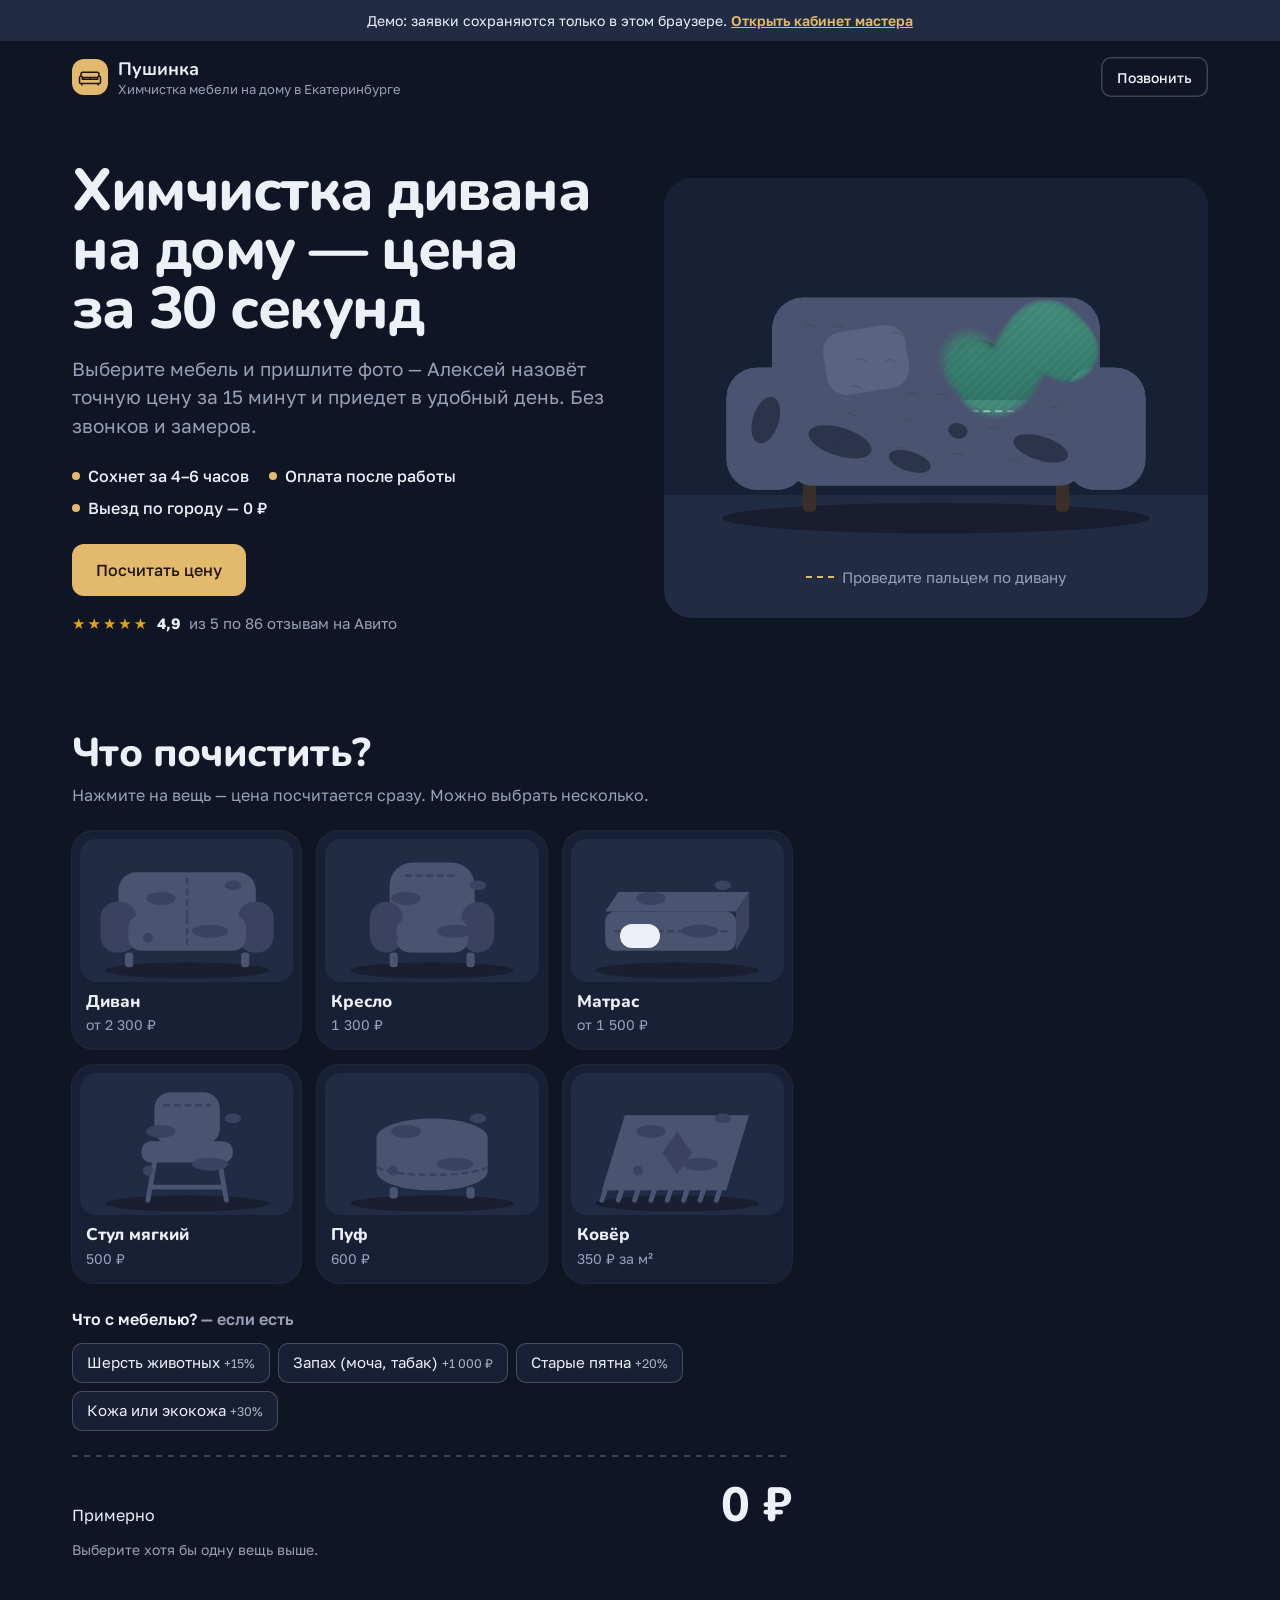
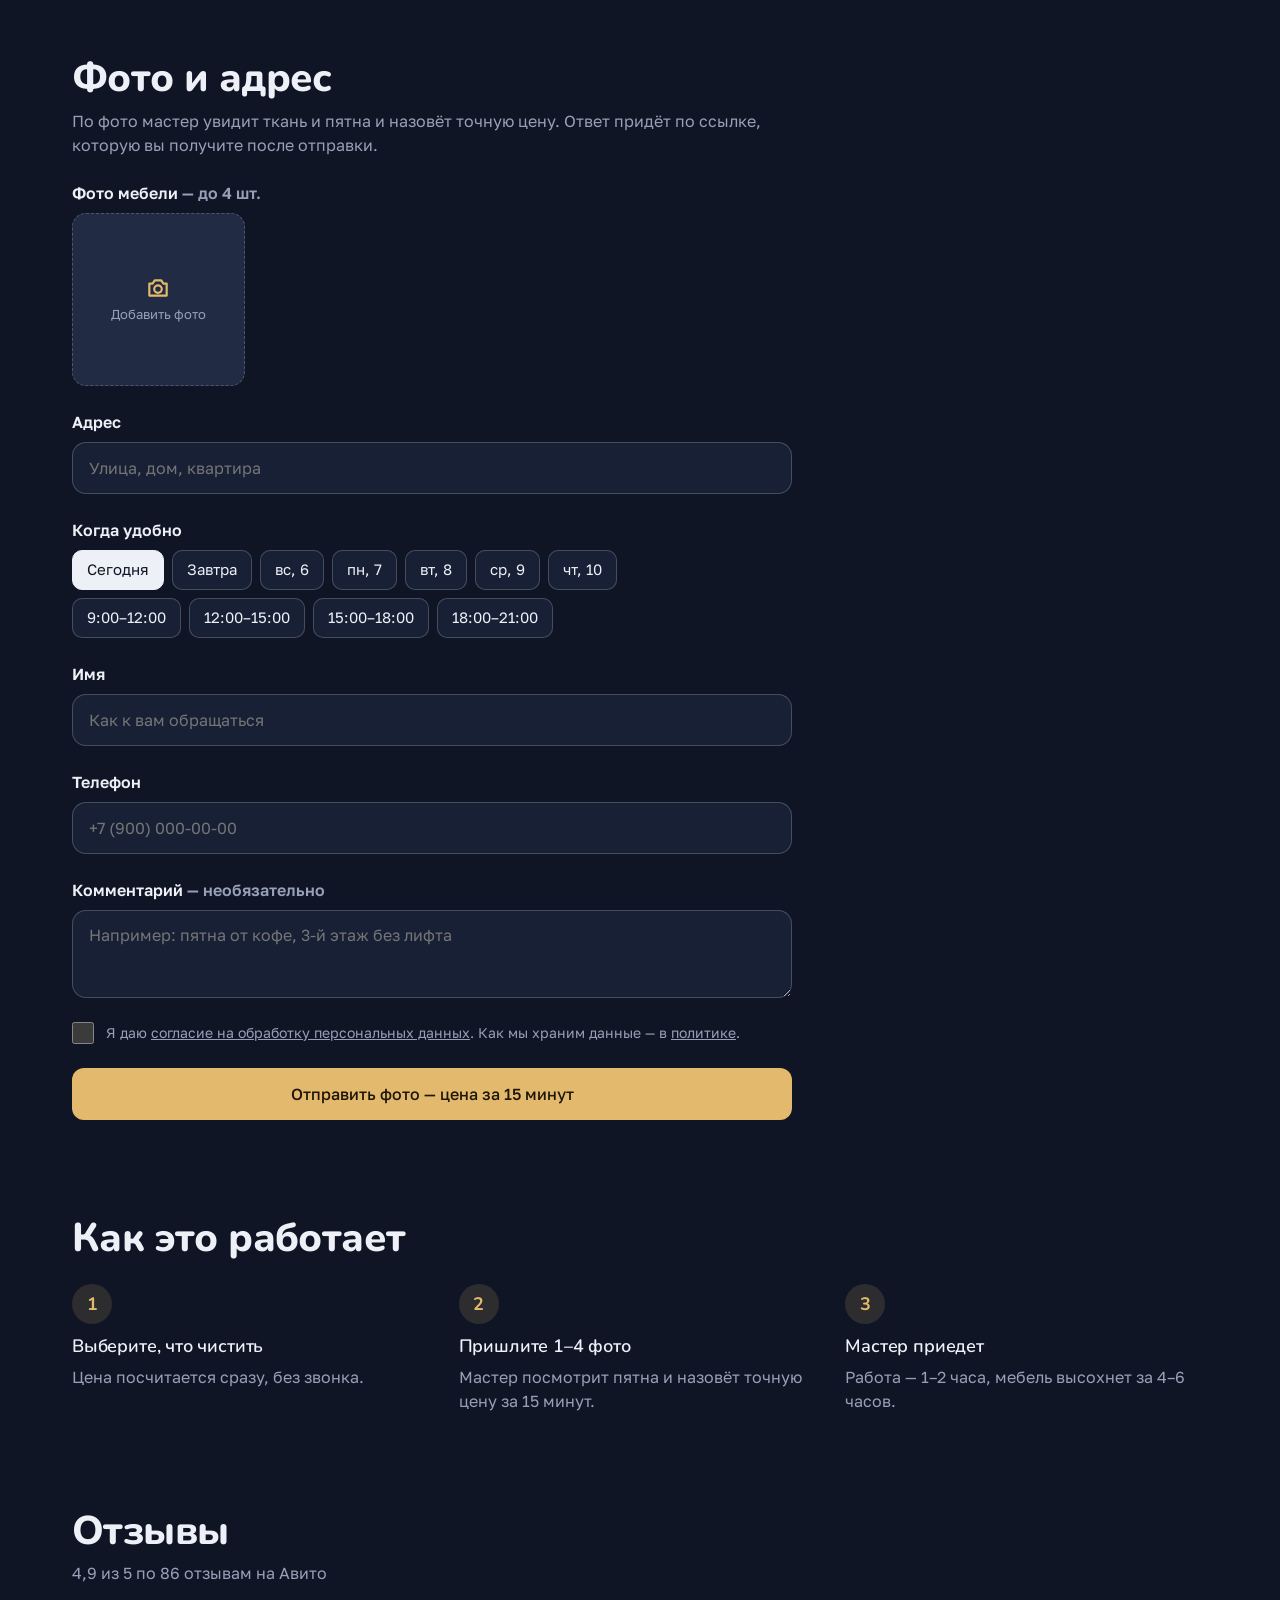
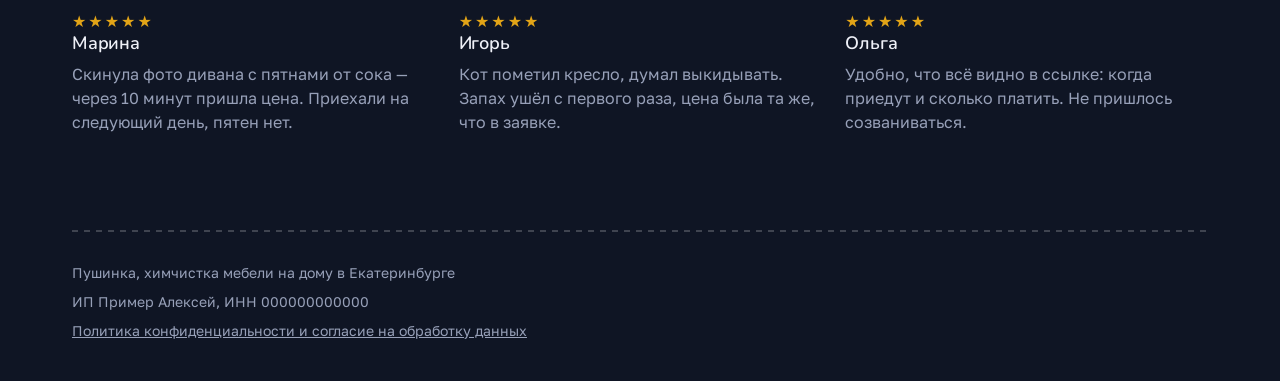
<file: index.html>
<!doctype html>
<html lang="ru">
<head>
  <meta charset="utf-8">
  <meta name="viewport" content="width=device-width, initial-scale=1, viewport-fit=cover">
  <title>Химчистка мебели на дому — цена за 30 секунд</title>
  <meta name="description" content="Выберите мебель, пришлите фото — мастер назовёт точную цену за 15 минут и приедет в удобный день.">
  <meta name="theme-color" content="#0F1524">
  <link rel="manifest" href="manifest.webmanifest">
  <link rel="icon" href="icon.svg" type="image/svg+xml">
  <link rel="apple-touch-icon" href="icons/client-apple-180.png">
  <meta name="apple-mobile-web-app-capable" content="yes">
  <meta name="mobile-web-app-capable" content="yes">
  <meta name="apple-mobile-web-app-title" content="Пушинка">
  <meta name="apple-mobile-web-app-status-bar-style" content="black">
  <link rel="preconnect" href="https://fonts.googleapis.com">
  <link rel="preconnect" href="https://fonts.gstatic.com" crossorigin>
  <link rel="stylesheet" href="https://fonts.googleapis.com/css2?family=Golos+Text:wght@400;500;600&family=Nunito:wght@700;800&display=swap">
  <link rel="stylesheet" href="assets/app.css">
  <script src="config.js"></script>
  <script>document.title = HC_CONFIG.brand.name + ' — ' + HC_CONFIG.brand.descriptor;</script>
</head>
<body>
  <div id="app"></div>
  <noscript><p style="padding:24px">Включите JavaScript или позвоните мастеру.</p></noscript>
  <script src="assets/store.js"></script>
  <script src="assets/app.js"></script>
</body>
</html>
</file>
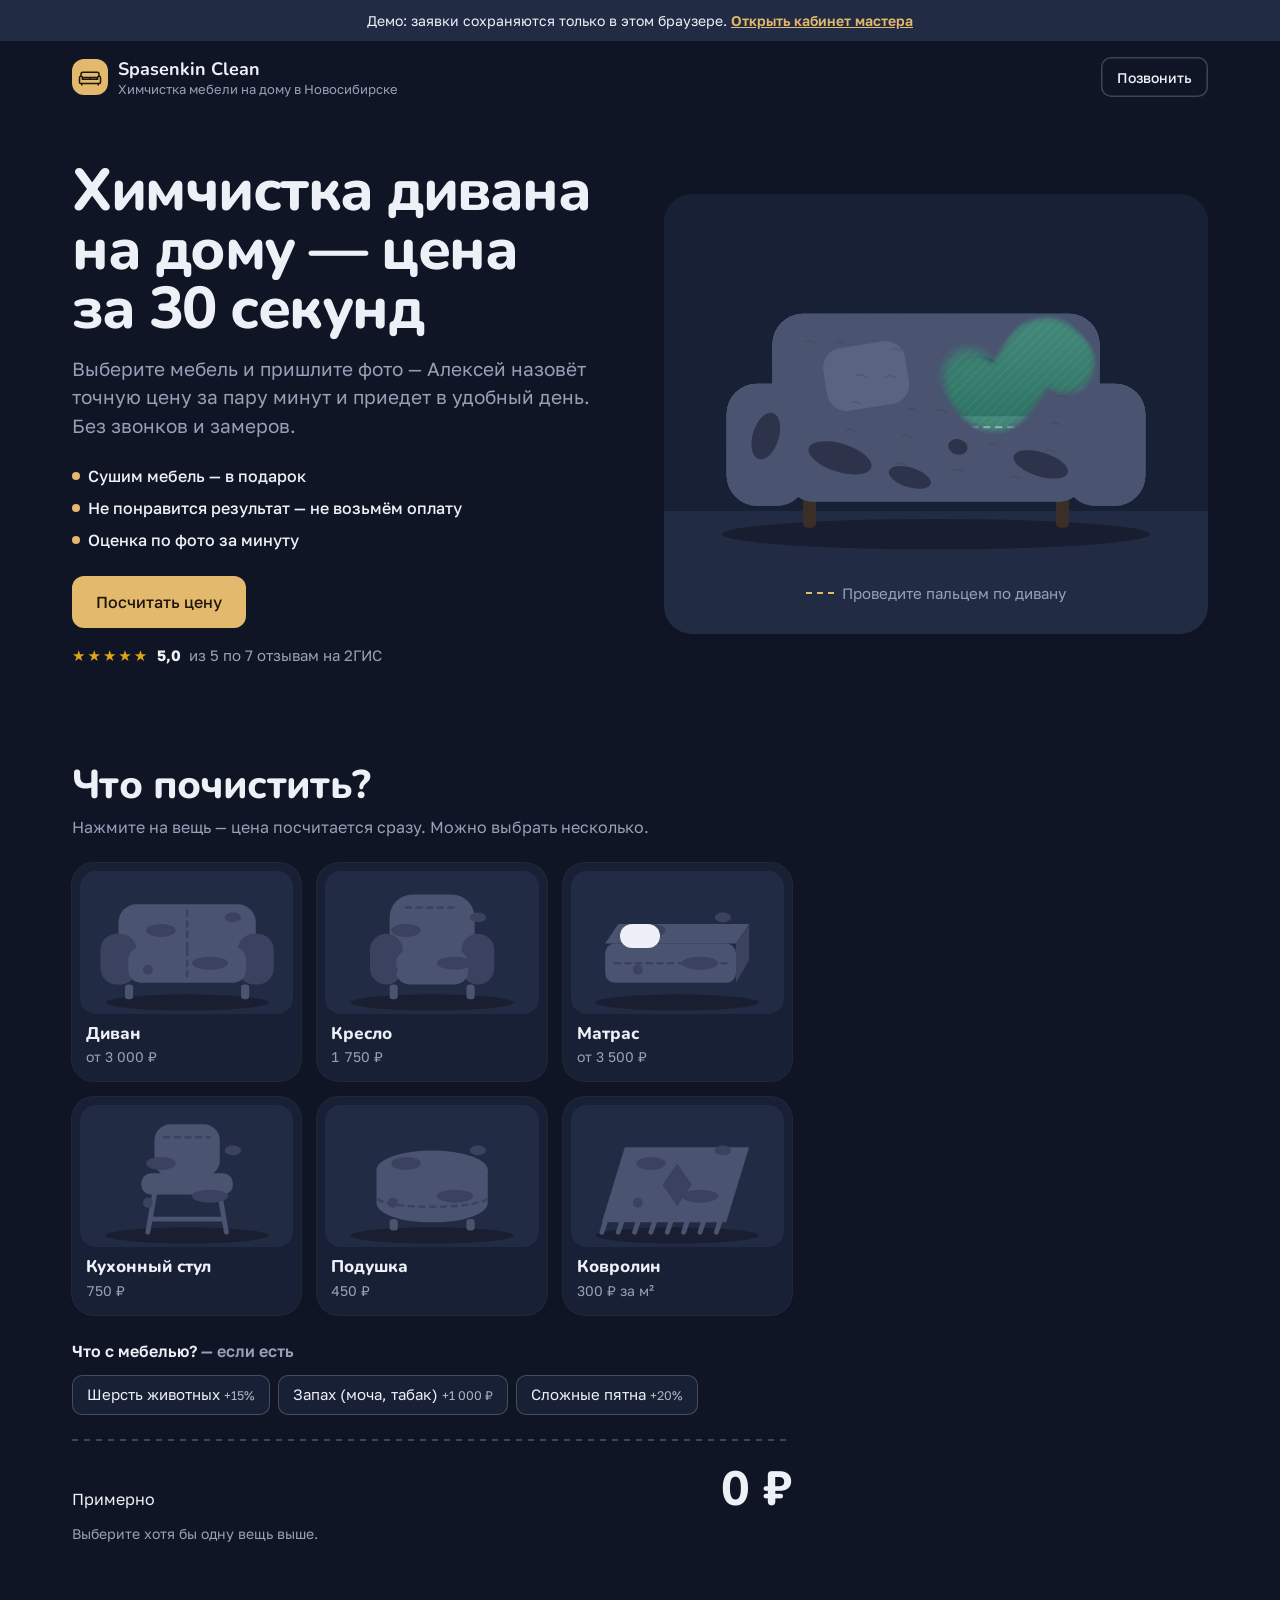
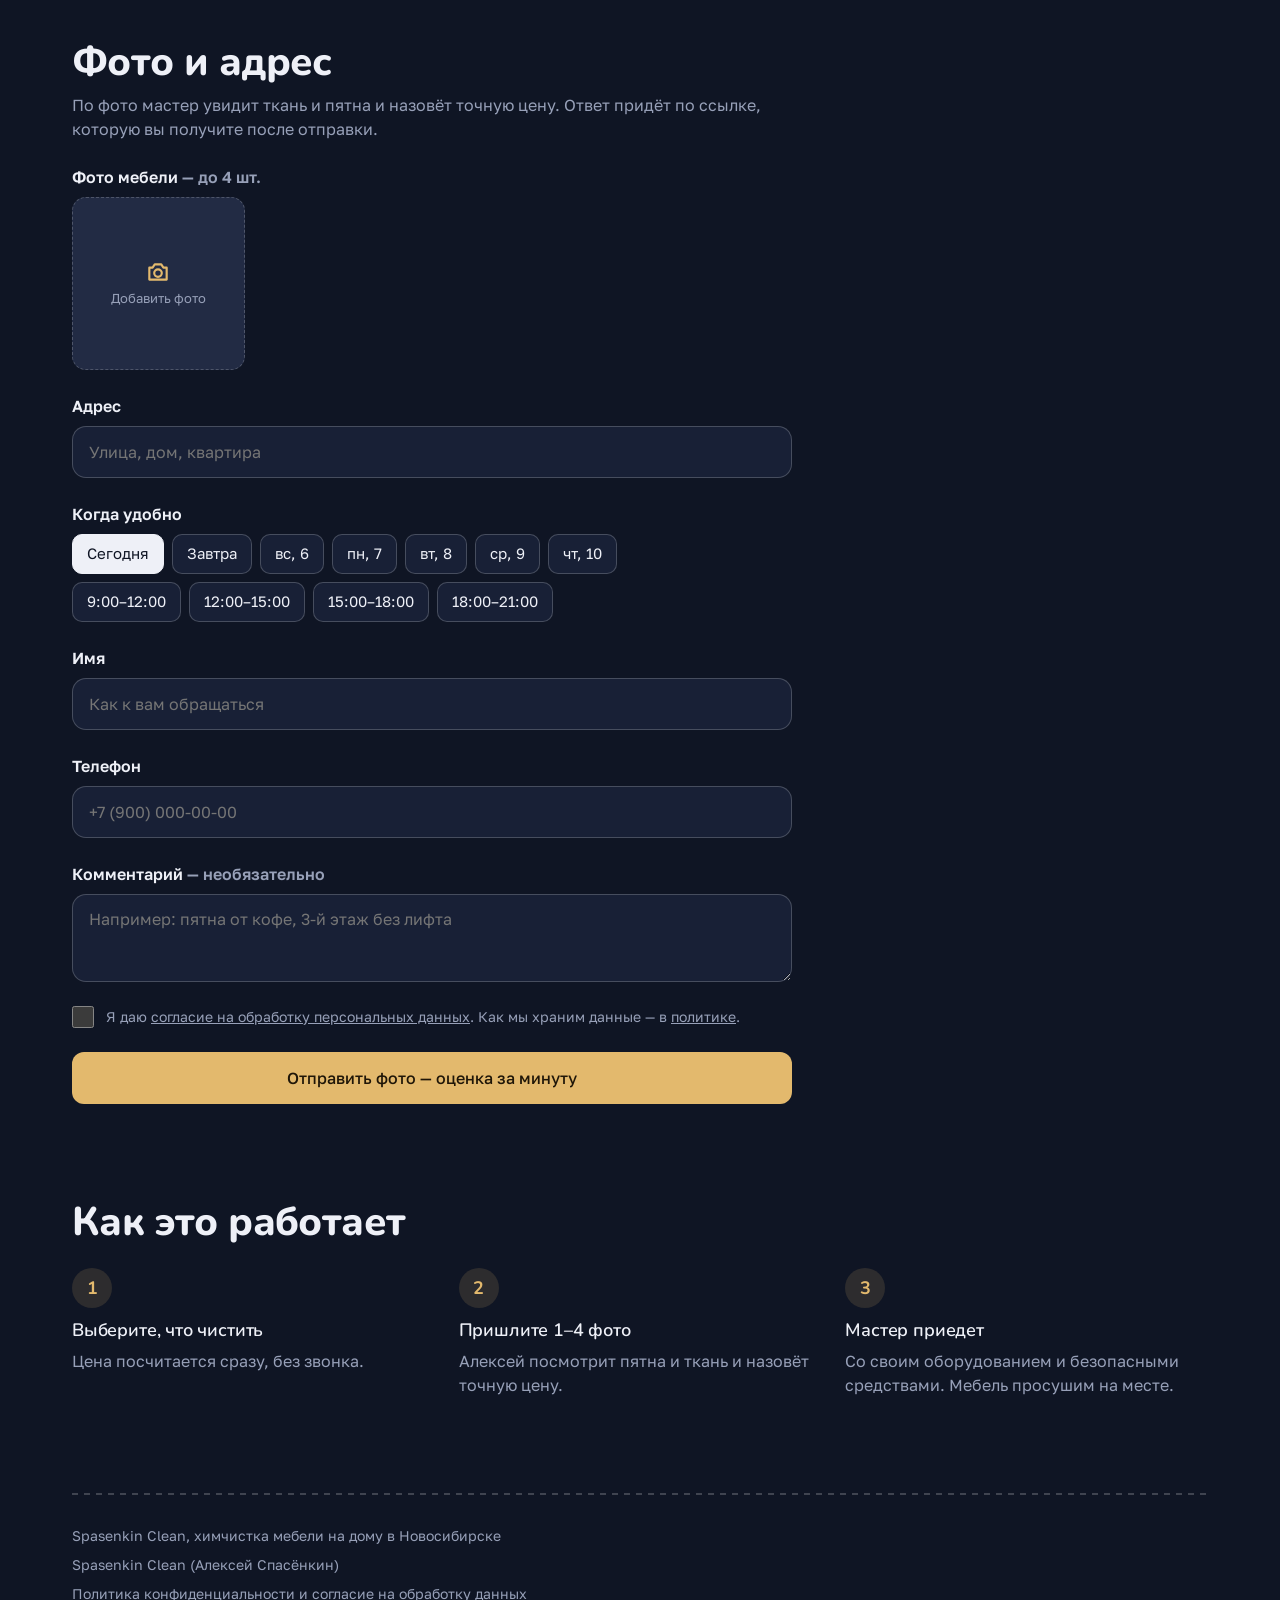
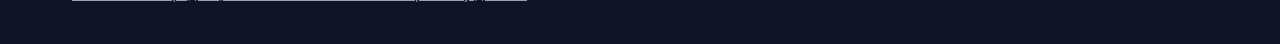
<file: spasenkin/index.html>
<!doctype html>
<html lang="ru">
<head>
  <meta charset="utf-8">
  <meta name="viewport" content="width=device-width, initial-scale=1, viewport-fit=cover">
  <title>Химчистка мебели на дому — цена за 30 секунд</title>
  <meta name="description" content="Выберите мебель и пришлите фото — Алексей назовёт точную цену и приедет в удобный день.">
  <meta name="theme-color" content="#0F1524">
  <link rel="manifest" href="manifest.webmanifest">
  <link rel="icon" href="icon.svg" type="image/svg+xml">
  <link rel="apple-touch-icon" href="icons/client-apple-180.png">
  <meta name="apple-mobile-web-app-capable" content="yes">
  <meta name="mobile-web-app-capable" content="yes">
  <meta name="apple-mobile-web-app-title" content="Spasenkin">
  <meta name="apple-mobile-web-app-status-bar-style" content="black">
  <link rel="preconnect" href="https://fonts.googleapis.com">
  <link rel="preconnect" href="https://fonts.gstatic.com" crossorigin>
  <link rel="stylesheet" href="https://fonts.googleapis.com/css2?family=Golos+Text:wght@400;500;600&family=Nunito:wght@700;800&display=swap">
  <link rel="stylesheet" href="assets/app.css">
  <script src="config.js"></script>
  <script>document.title = HC_CONFIG.brand.name + ' — ' + HC_CONFIG.brand.descriptor;</script>
</head>
<body>
  <div id="app"></div>
  <noscript><p style="padding:24px">Включите JavaScript или позвоните мастеру.</p></noscript>
  <script src="assets/store.js"></script>
  <script src="assets/app.js"></script>
</body>
</html>
</file>
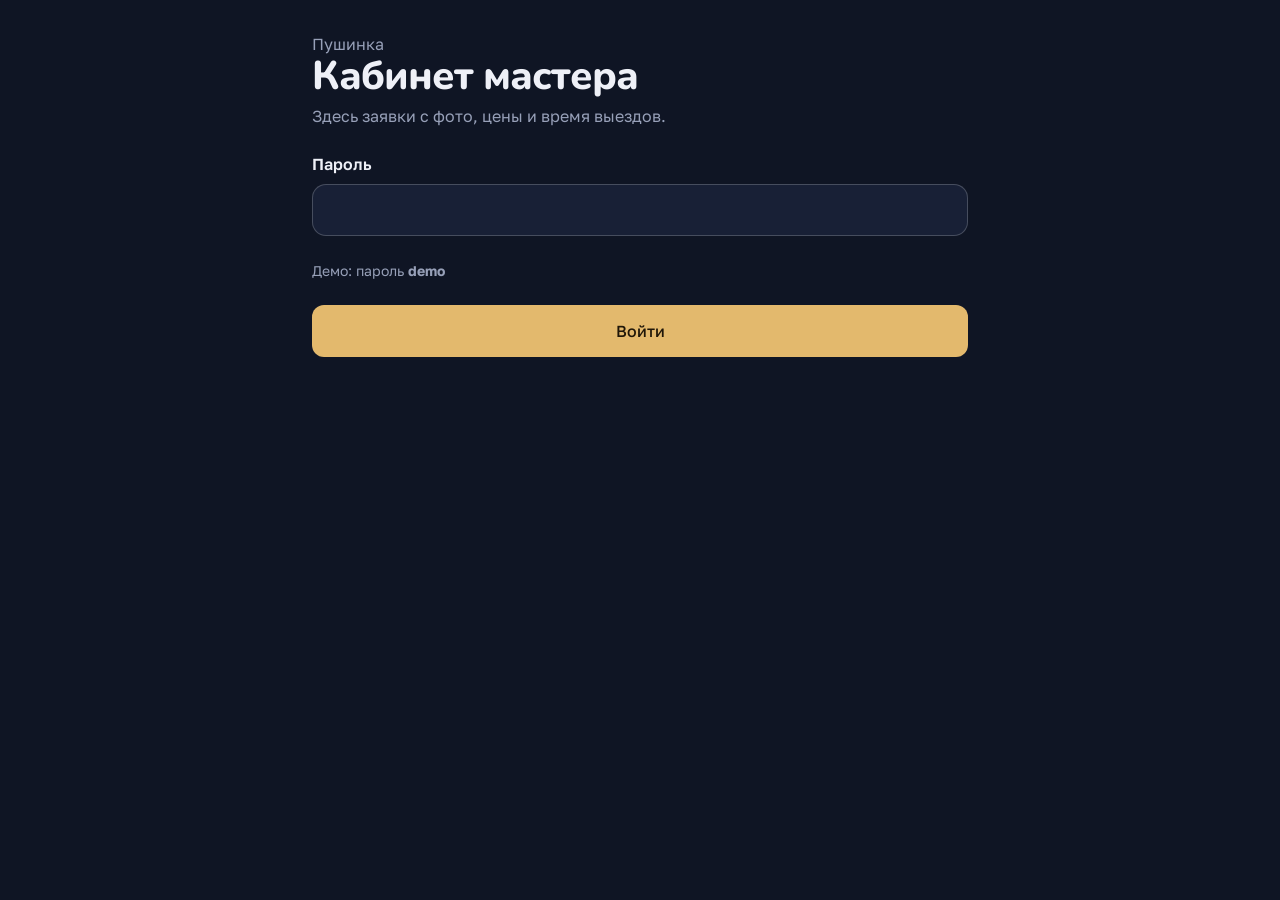
<file: admin.html>
<!doctype html>
<html lang="ru">
<head>
  <meta charset="utf-8">
  <meta name="viewport" content="width=device-width, initial-scale=1, viewport-fit=cover">
  <title>Кабинет мастера</title>
  <meta name="robots" content="noindex">
  <meta name="theme-color" content="#0F1524">
  <link rel="manifest" href="admin.webmanifest">
  <link rel="icon" href="icons/admin.svg" type="image/svg+xml">
  <link rel="apple-touch-icon" href="icons/admin-apple-180.png">
  <meta name="apple-mobile-web-app-capable" content="yes">
  <meta name="mobile-web-app-capable" content="yes">
  <meta name="apple-mobile-web-app-title" content="Кабинет">
  <meta name="apple-mobile-web-app-status-bar-style" content="black">
  <link rel="preconnect" href="https://fonts.googleapis.com">
  <link rel="preconnect" href="https://fonts.gstatic.com" crossorigin>
  <link rel="stylesheet" href="https://fonts.googleapis.com/css2?family=Golos+Text:wght@400;500;600&family=Nunito:wght@700;800&display=swap">
  <link rel="stylesheet" href="assets/app.css">
  <script src="config.js"></script>
  <script>document.title = 'Кабинет — ' + HC_CONFIG.brand.name;</script>
</head>
<body>
  <div id="app"></div>
  <script src="assets/store.js"></script>
  <script src="assets/admin.js"></script>
</body>
</html>
</file>
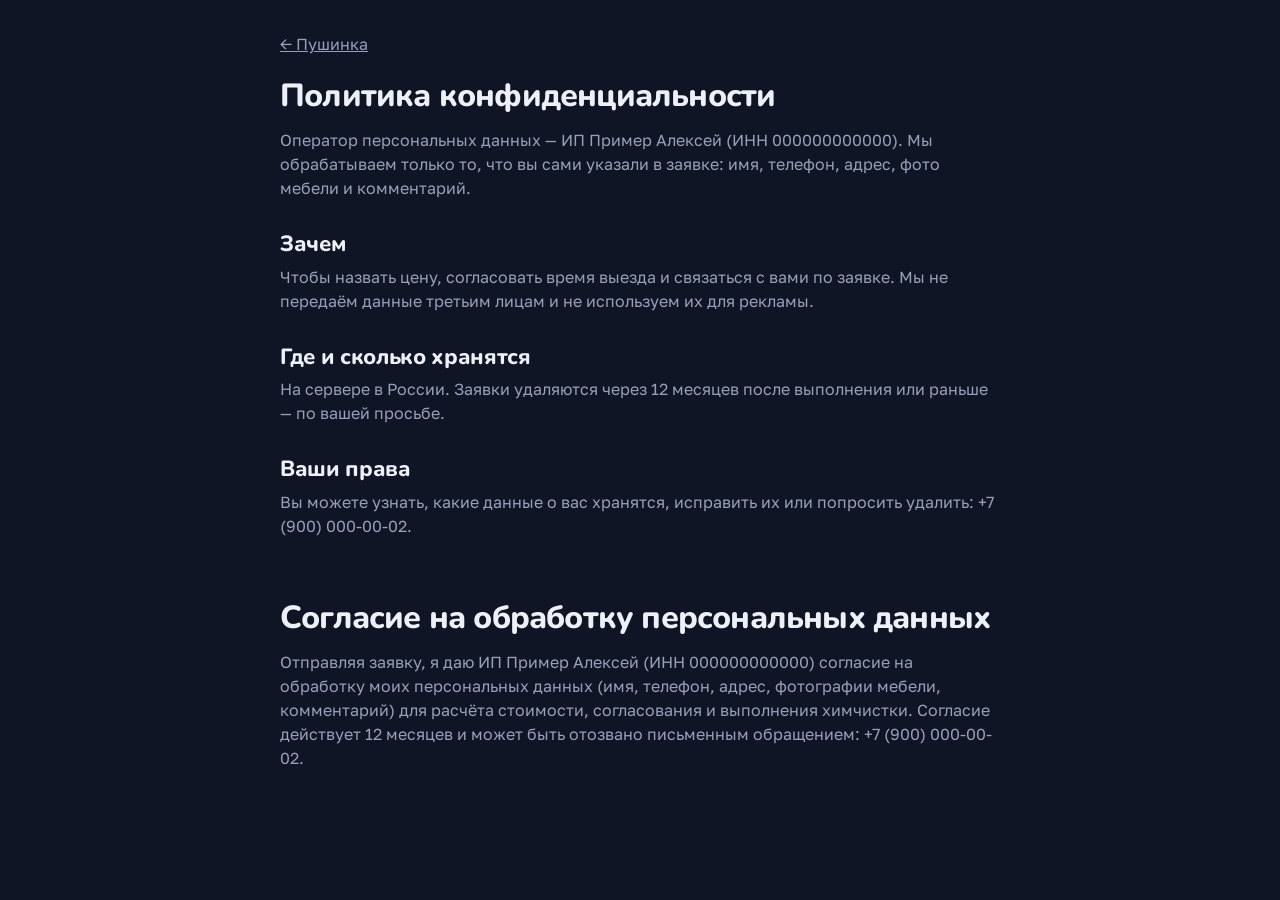
<file: legal.html>
<!doctype html>
<html lang="ru">
<head>
  <meta charset="utf-8">
  <meta name="viewport" content="width=device-width, initial-scale=1">
  <title>Политика и согласие на обработку данных</title>
  <meta name="robots" content="noindex">
  <link rel="stylesheet" href="https://fonts.googleapis.com/css2?family=Golos+Text:wght@400;500;600&family=Nunito:wght@700;800&display=swap">
  <link rel="stylesheet" href="assets/app.css">
  <script src="config.js"></script>
</head>
<body>
  <div class="wrap narrow doc" id="doc"></div>
  <script>
    /* Типовой шаблон — мастеру стоит показать его юристу. */
    (function () {
      var C = HC_CONFIG, l = C.legal || {};
      function esc(s) { return String(s == null ? '' : s).replace(/[&<>"']/g, function (c) { return { '&': '&amp;', '<': '&lt;', '>': '&gt;', '"': '&quot;', "'": '&#39;' }[c]; }); }
      var who = esc(l.owner) + (l.inn ? ' (ИНН ' + esc(l.inn) + ')' : '');
      var contact = esc(l.email || C.brand.phone);
      document.title = 'Политика и согласие — ' + C.brand.name;
      document.getElementById('doc').innerHTML =
        '<p><a href="index.html">← ' + esc(C.brand.name) + '</a></p>' +
        '<h1 style="font-size:32px;margin-top:24px">Политика конфиденциальности</h1>' +
        '<p style="margin-top:16px">Оператор персональных данных — ' + who + '. Мы обрабатываем только то, что вы сами указали в заявке: имя, телефон, адрес, фото мебели и комментарий.</p>' +
        '<h2>Зачем</h2><p>Чтобы назвать цену, согласовать время выезда и связаться с вами по заявке. Мы не передаём данные третьим лицам и не используем их для рекламы.</p>' +
        '<h2>Где и сколько хранятся</h2><p>На сервере в России. Заявки удаляются через 12 месяцев после выполнения или раньше — по вашей просьбе.</p>' +
        '<h2>Ваши права</h2><p>Вы можете узнать, какие данные о вас хранятся, исправить их или попросить удалить: ' + contact + '.</p>' +
        '<h1 id="consent" style="font-size:32px;margin-top:64px">Согласие на обработку персональных данных</h1>' +
        '<p style="margin-top:16px">Отправляя заявку, я даю ' + who + ' согласие на обработку моих персональных данных (имя, телефон, адрес, фотографии мебели, комментарий) для расчёта стоимости, согласования и выполнения химчистки. ' +
        'Согласие действует 12 месяцев и может быть отозвано письменным обращением: ' + contact + '.</p>';
    })();
  </script>
</body>
</html>
</file>
<file: assets/app.css>
/* =====================================================================
   Химчистка · стили страницы клиента и кабинета
   Цвет мастера — config.brand.accent (подставляется в --accent).
   Правила: карточка — только у того, что выбирают (вещь, фото, заявка);
   отступы: внутри --s-in, между элементами --s-el, между секциями --s-sec.
   ===================================================================== */

:root {
  /* Палитра «Ночной синий и латунь»: тёмный фон, латунь — только на действии */
  --accent: #E3B96D;
  --accent-soft: color-mix(in srgb, var(--accent) 14%, var(--bg));
  --accent-ink: #1F1608;
  --bg: #0F1524;
  --surface: #182036;
  --surface-2: #222B44;
  --line: rgb(255 255 255 / .08);
  --line-2: rgb(255 255 255 / .2);
  --text: #EEF0F7;
  --muted: #97A0B8;
  --danger: #F08070;
  --ok: #6FCF97;
  --radius: 18px;
  --s-in: 8px;
  --s-el: 24px;
  --s-sec: clamp(64px, 9vw, 96px);
  --font-h: 'Nunito', system-ui, sans-serif;
  --font-b: 'Golos Text', system-ui, sans-serif;
  --foam: #F6F0E2;
  --dust: #4A5370;
  --dust-d: #3A4260;
  --spring: cubic-bezier(.34, 1.4, .64, 1);
  --out: cubic-bezier(.22, 1, .36, 1);
  --ease: cubic-bezier(.2, .7, .2, 1);
  color-scheme: dark;
}

* { box-sizing: border-box; }
html { -webkit-text-size-adjust: 100%; scroll-behavior: smooth; }
body {
  margin: 0; background: var(--bg); color: var(--text);
  font: 16px/1.5 var(--font-b); -webkit-font-smoothing: antialiased;
}
img { max-width: 100%; display: block; }
a { color: inherit; }
button, input, textarea { font: inherit; color: inherit; }
button { cursor: pointer; }
h1, h2, h3 { font-family: var(--font-h); line-height: 1.12; margin: 0; letter-spacing: -.01em; }
h1 { font-size: clamp(40px, 8.4vw, 72px); font-weight: 800; line-height: 1; letter-spacing: -.025em; }
h2 { font-size: clamp(28px, 4.4vw, 40px); font-weight: 800; letter-spacing: -.015em; }
h3 { font-family: var(--font-h); font-weight: 800; }
.total__sum, .bar__sum, .line__sum, .item__price, .offer__sum, .price-row .input, .req__meta { font-variant-numeric: tabular-nums; }
h3 { font-size: 18px; font-weight: 600; }
p { margin: 0; }
em { font-style: normal; color: var(--accent); }
.wrap { width: 100%; max-width: 1200px; margin: 0 auto; padding: 0 16px; }
@media (min-width: 768px) { .wrap { padding: 0 32px; } }
.narrow { max-width: 720px; }
.muted { color: var(--muted); }
.sr { position: absolute; width: 1px; height: 1px; overflow: hidden; clip: rect(0 0 0 0); }
:focus-visible { outline: 3px solid color-mix(in srgb, var(--accent) 55%, transparent); outline-offset: 2px; }

/* Кнопки */
.btn {
  display: inline-flex; align-items: center; justify-content: center; gap: 8px;
  min-height: 52px; padding: 0 24px; border-radius: 12px; border: 0;
  background: var(--accent); color: var(--accent-ink); font-weight: 500; font-size: 16px;
  text-decoration: none; transition: transform .2s var(--ease), opacity .2s, background-color .2s var(--ease);
}
.btn:active { transform: scale(.98); }
.btn[disabled] { opacity: .55; cursor: default; }
.btn--ghost { background: transparent; color: var(--text); box-shadow: inset 0 0 0 1.5px var(--line-2); }
.btn--wide { width: 100%; }
.btn--sm { min-height: 40px; padding: 0 16px; font-size: 14px; border-radius: 10px; }
.btn:not(.btn--ghost):hover { background: color-mix(in srgb, var(--accent) 88%, #000); }
.btn--ghost:hover { background: var(--surface-2); }
.btn.is-busy::before {
  content: ''; width: 16px; height: 16px; border-radius: 50%;
  border: 2px solid currentColor; border-right-color: transparent; animation: spin .7s linear infinite;
}
@keyframes spin { to { transform: rotate(360deg); } }

/* Демо-полоса */
.demo-bar {
  background: var(--surface-2); color: var(--text); font-size: 14px; text-align: center; padding: 10px 16px;
}
.demo-bar a { color: var(--accent); font-weight: 600; }

/* Шапка */
.hdr { display: flex; align-items: center; justify-content: space-between; gap: 16px; padding: 16px 0; }
.logo { display: flex; align-items: center; gap: 10px; text-decoration: none; min-width: 0; }
.logo > span:last-child { min-width: 0; }
.logo__mark { width: 36px; height: 36px; border-radius: 12px; background: var(--accent); color: var(--accent-ink); display: grid; place-items: center; flex: none; }
.logo__name { font-family: var(--font-h); font-weight: 700; font-size: 18px; line-height: 1.1; }
.logo__sub { display: block; font: 13px/1.3 var(--font-b); color: var(--muted); white-space: nowrap; overflow: hidden; text-overflow: ellipsis; }

/* Первый экран */
.hero { padding: 24px 0 0; display: grid; gap: var(--s-el); align-items: center; }
@media (min-width: 900px) {
  h1 { font-size: clamp(44px, 4.6vw, 64px); }
  .hero { grid-template-columns: 1fr 1fr; grid-template-areas: 'text art' 'cta art'; column-gap: 48px; row-gap: 0; padding-top: 48px; align-items: start; }
  .hero__text { grid-area: text; align-self: end; }
  .hero__art { grid-area: art; align-self: center; }
  .hero__cta { grid-area: cta; }
}
.hero__cta .facts { margin-top: 0; }
@media (min-width: 900px) { .hero__cta { margin-top: 24px; } .hero__art { min-height: 440px; display: grid; align-content: center; } }
.hero__eyebrow { font-weight: 600; color: var(--accent); margin-bottom: var(--s-in); }
.hero__sub { font-size: 19px; color: var(--muted); margin-top: 16px; max-width: 34em; }
.facts { display: flex; flex-wrap: wrap; gap: 8px 20px; margin: var(--s-el) 0; padding: 0; list-style: none; font-weight: 500; }
.facts li { display: flex; align-items: center; gap: 8px; }
.facts li::before { content: ''; width: 8px; height: 8px; border-radius: 50%; background: var(--accent); }
.hero__art { width: 100%; border-radius: 28px; padding: 24px 16px 12px; background: linear-gradient(180deg, var(--surface) 0 72%, var(--surface-2) 72% 100%); }
@media (min-width: 900px) { .hero__art { padding: 40px 32px 20px; } }

/* Диван, который отмывают пальцем — главный «момент» страницы */
.scrub { position: relative; width: 100%; aspect-ratio: 440 / 330; }
.scrub__svg, .scrub__dirt { position: absolute; left: 0; top: 0; width: 100%; height: auto; }
.scrub__dirt { cursor: grab; touch-action: pan-y; transition: opacity .6s var(--ease); }
.scrub.is-clean .scrub__dirt { opacity: 0; pointer-events: none; }
.scrub__hint, .scrub__done {
  position: absolute; left: 0; right: 0; bottom: 0; margin: 0; text-align: center; font-size: 15px; color: var(--muted);
  transition: opacity .3s var(--ease), transform .3s var(--ease);
}
.scrub__hint { display: flex; align-items: center; justify-content: center; gap: 8px; }
.scrub.is-touched .scrub__hint { opacity: 0; transform: translateY(4px); }
.scrub.is-clean .scrub__hint { visibility: hidden; }
.scrub__done { color: var(--text); font-weight: 500; animation: rise .4s var(--ease) both; }
.scrub__done a { color: var(--accent); white-space: nowrap; }
.scrub__hand { width: 28px; border-top: 2px dashed var(--accent); }
@keyframes rise { from { opacity: 0; transform: translateY(6px); } }
.rating { display: flex; align-items: center; gap: 8px; margin-top: 16px; font-size: 15px; color: var(--muted); }
.rating b { color: var(--text); }

section { margin-top: var(--s-sec); }
.sec-head { margin-bottom: var(--s-el); }
.sec-head p { margin-top: var(--s-in); color: var(--muted); }

/* Шаги — без карточек */
.steps { display: grid; gap: var(--s-el); counter-reset: st; margin: 0; padding: 0; list-style: none; }
@media (min-width: 768px) { .steps { grid-template-columns: repeat(3, 1fr); } }
.steps li { counter-increment: st; }
.steps li::before {
  content: counter(st); display: grid; place-items: center; width: 40px; height: 40px; border-radius: 50%;
  background: var(--accent-soft); color: var(--accent); font: 700 18px var(--font-h); margin-bottom: 12px;
}
.steps p { color: var(--muted); margin-top: var(--s-in); }

/* Выбор мебели: иллюстрация сначала пыльная, при выборе по ней проходит пена и открывает чистую ткань */
.items { display: grid; grid-template-columns: repeat(2, 1fr); gap: 12px; }
@media (min-width: 768px) { .items { grid-template-columns: repeat(3, 1fr); gap: 16px; } }
.item {
  position: relative; display: grid; gap: 2px; text-align: left; padding: 8px 8px 14px;
  border-radius: 22px; border: 0; background: var(--surface);
  box-shadow: 0 0 0 1px var(--line);
  transition: box-shadow .25s var(--out), transform .18s var(--out);
}
.item:active { transform: scale(.97); }
.item[aria-pressed="true"] { box-shadow: 0 0 0 2px var(--fab); }
.item__art {
  position: relative; display: block; aspect-ratio: 3 / 2; border-radius: 16px; overflow: hidden; margin-bottom: 8px;
  background: var(--surface-2); transition: background-color .45s var(--out);
}
/* Выбранная вещь — на тёмной подложке своего цвета */
.item[aria-pressed="true"] .item__art { background: color-mix(in srgb, var(--fab) 24%, #0A0D0C); }
.art { position: absolute; inset: 6% 4% 0; width: 92%; height: 94%; }
.art .f { fill: var(--fab); }
.art .fl { fill: color-mix(in srgb, var(--fab) 62%, #fff); }
.art .fd { fill: color-mix(in srgb, var(--fab) 70%, #000); }
.art .w { fill: #3A2E26; }
.art .wl { stroke: #3A2E26; stroke-width: 3; stroke-linecap: round; fill: none; }
.art .st { stroke: #fff; stroke-opacity: .8; stroke-width: 1.6; stroke-dasharray: 3 3.5; fill: none; stroke-linecap: round; }
.art .k { fill: color-mix(in srgb, var(--fab) 50%, #000); }
.art .sh { fill: rgb(0 0 0 / .28); }
/* Пыльная копия — серо-синий силуэт без цвета */
.art--dusty .f, .art--dusty .fl, .art--dusty .w, .art--dusty .k { fill: var(--dust); }
.art--dusty .fd, .art--dusty .dust { fill: var(--dust-d); }
.art--dusty .wl { stroke: var(--dust); }
.art--dusty .st { stroke: var(--dust-d); stroke-opacity: 1; }
.art--clean { clip-path: inset(0 100% 0 0); transition: clip-path .32s cubic-bezier(.55, 0, .7, .4); }
.item[aria-pressed="true"] .art--clean { clip-path: inset(0 0 0 0); transition: clip-path .6s var(--out); }
/* Полоса пены едет вместе с краем чистой части */
.foam {
  position: absolute; top: 0; bottom: 0; left: 0; width: 18px; margin-left: -9px; opacity: 0; pointer-events: none;
  background: radial-gradient(closest-side, #fff 30%, rgb(255 255 255 / 0)) center / 18px 22px repeat-y;
}
.item.is-fresh .foam { animation: foam .6s var(--out); }
@keyframes foam { 0% { opacity: 1; transform: translateX(0); } 85% { opacity: 1; } 100% { opacity: 0; transform: translateX(var(--w, 160px)); } }
.item__name { font: 800 17px/1.2 var(--font-h); padding: 0 6px; }
.item__price { color: var(--muted); font-size: 14px; padding: 0 6px; }
.item__count {
  position: absolute; top: 14px; right: 14px; min-width: 28px; height: 28px; padding: 0 8px; border-radius: 14px;
  display: grid; place-items: center; font: 800 14px/1 var(--font-h); color: #fff; background: var(--fab);
  transform: scale(.4); opacity: 0; transition: transform .2s var(--out), opacity .15s;
}
.item[aria-pressed="true"] .item__count { transform: scale(1); opacity: 1; transition: transform .45s var(--spring) .25s, opacity .2s .25s; }

/* Список заказа */
.order { margin-top: var(--s-el); display: grid; gap: 16px; }
.order:empty { display: none; }
.line { display: grid; gap: 10px; padding-bottom: 16px; border-bottom: 1px solid var(--line); }
.line__top { display: flex; align-items: center; justify-content: space-between; gap: 12px; }
.line__name { font-weight: 600; }
.line__sum { font-weight: 600; white-space: nowrap; }
.line__row { display: flex; flex-wrap: wrap; align-items: center; justify-content: space-between; gap: 10px; }
.x { background: none; border: 0; color: var(--muted); font-size: 14px; text-decoration: underline; padding: 6px 0; }

.chips { display: flex; flex-wrap: wrap; gap: 8px; }
.chip {
  min-height: 40px; padding: 0 14px; border-radius: 10px; border: 1.5px solid var(--line-2);
  background: var(--surface); font-size: 15px; transition: background-color .15s, border-color .15s, color .15s;
}
.chip[aria-pressed="true"] { background: var(--text); border-color: var(--text); color: var(--bg); }
.chip small { opacity: .7; margin-left: 4px; }

.stepper { display: inline-flex; align-items: center; border: 1.5px solid var(--line-2); border-radius: 12px; background: var(--surface); }
.stepper button { width: 40px; height: 40px; border: 0; background: none; font-size: 20px; line-height: 1; border-radius: 10px; }
.stepper button[disabled] { opacity: .3; }
.stepper output, .stepper input { min-width: 44px; text-align: center; font-weight: 600; }
.stepper input { width: 56px; border: 0; background: none; padding: 0; -moz-appearance: textfield; }
.stepper input::-webkit-outer-spin-button, .stepper input::-webkit-inner-spin-button { -webkit-appearance: none; margin: 0; }

.sub-title { font-weight: 600; margin: var(--s-el) 0 12px; }

/* Строчка-стежок — фирменная деталь: граница итога и подвала */
.stitch, .total, .ftr { border-top: 0; background-image: repeating-linear-gradient(90deg, var(--line-2) 0 6px, transparent 6px 12px); background-size: 100% 2px; background-repeat: no-repeat; }
.total { margin-top: var(--s-el); padding-top: var(--s-el); }
.total__row { display: flex; align-items: baseline; justify-content: space-between; gap: 16px; }
.total__sum { font: 800 clamp(34px, 6vw, 48px)/1 var(--font-h); }
.total__sum, .bar__sum > span:first-child { display: inline-flex; overflow: hidden; height: 1.1em; line-height: 1.1; }
.dg { display: inline-block; height: 1.1em; overflow: hidden; }
.dg__col { display: block; transition: transform .55s var(--out); will-change: transform; }
.dg-s { white-space: pre; }
.total__note { color: var(--muted); font-size: 14px; margin-top: var(--s-in); }
.empty-hint { color: var(--muted); padding: 16px 0; }

/* Липкая панель с суммой на телефоне */
.bar {
  position: fixed; left: 0; right: 0; bottom: 0; z-index: 20; padding: 12px 16px calc(12px + env(safe-area-inset-bottom));
  background: color-mix(in srgb, var(--surface) 94%, transparent); backdrop-filter: blur(10px);
  border-top: 1px solid var(--line); display: flex; align-items: center; gap: 12px;
  transform: translateY(110%); transition: transform .3s var(--ease);
}
.bar.is-on { transform: none; }
.bar__sum { font: 800 22px/1 var(--font-h); white-space: nowrap; }
.bar__sum small { display: block; font: 13px var(--font-b); color: var(--muted); margin-top: 4px; }
.bar .btn { flex: 1; min-width: 0; }
@media (min-width: 900px) { .bar { display: none; } }

/* Форма */
.form { display: grid; gap: var(--s-el); }
.field { display: grid; gap: var(--s-in); }
.field > span { font-weight: 600; }
.input {
  width: 100%; min-height: 52px; padding: 12px 16px; border-radius: 14px; border: 1.5px solid var(--line-2);
  background: var(--surface); font-size: 16px;
}
textarea.input { min-height: 88px; resize: vertical; }
.input:focus { border-color: var(--accent); outline: none; }
.input.is-bad { border-color: var(--danger); }
.hint { font-size: 14px; color: var(--muted); }
.err { font-size: 14px; color: var(--danger); }
.err:empty { display: none; }

.photos { display: grid; grid-template-columns: repeat(4, 1fr); gap: 10px; }
.photo, .photo-add {
  position: relative; aspect-ratio: 1; border-radius: 14px; overflow: hidden; background: var(--surface-2);
}
.photo img { width: 100%; height: 100%; object-fit: cover; }
.photo button {
  position: absolute; top: 6px; right: 6px; width: 28px; height: 28px; border-radius: 50%; border: 0;
  background: rgb(0 0 0 / .6); color: #fff; font-size: 16px; line-height: 1;
}
.photo.is-busy::after { content: ''; position: absolute; inset: 0; background: linear-gradient(90deg, transparent, rgb(255 255 255 / .12), transparent); animation: shimmer 1s infinite; }
@keyframes shimmer { from { transform: translateX(-100%); } to { transform: translateX(100%); } }
.photo-add {
  display: grid; place-items: center; align-content: center; gap: 4px; border: 1.5px dashed var(--line-2);
  color: var(--muted); font-size: 13px; text-align: center; cursor: pointer;
}
.photo-add svg { width: 26px; height: 26px; color: var(--accent); }
.photo-add input { position: absolute; inset: 0; opacity: 0; cursor: pointer; }

.check { display: flex; gap: 12px; align-items: flex-start; font-size: 14px; color: var(--muted); }
.check input { width: 22px; height: 22px; margin: 0; flex: none; accent-color: var(--accent); }

.form-error { padding: 14px 16px; border-radius: 14px; background: color-mix(in srgb, var(--danger) 14%, var(--bg)); color: var(--danger); font-weight: 500; }

/* Отзывы — без коробок */
.reviews { display: grid; gap: var(--s-el); }
@media (min-width: 768px) { .reviews { grid-template-columns: repeat(3, 1fr); } }
.review p { margin-top: var(--s-in); color: var(--muted); }
.stars { color: #E2A417; letter-spacing: 2px; }

/* Статус заявки */
.status { padding: 32px 0 var(--s-sec); }
.status h1 { font-size: clamp(28px, 5vw, 40px); }
.timeline { list-style: none; margin: var(--s-el) 0; padding: 0; display: grid; gap: 0; }
.timeline li { position: relative; padding: 0 0 20px 36px; color: var(--muted); }
.timeline li::before {
  content: ''; position: absolute; left: 0; top: 2px; width: 20px; height: 20px; border-radius: 50%;
  border: 2px solid var(--line-2); background: var(--bg);
}
.timeline li::after { content: ''; position: absolute; left: 10px; top: 24px; bottom: 0; width: 2px; background: var(--line); }
.timeline li:last-child::after { display: none; }
.timeline li.is-done { color: var(--text); }
.timeline li.is-done::before { background: var(--accent); border-color: var(--accent); }
.timeline li.is-now { color: var(--text); font-weight: 600; }
.timeline li.is-now::before { border-color: var(--accent); box-shadow: 0 0 0 4px var(--accent-soft); }
.offer { margin: var(--s-el) 0; padding: 20px; border-radius: var(--radius); background: var(--accent-soft); }
.offer__sum { font: 700 32px/1.1 var(--font-h); margin: 4px 0; }
.offer .btns { display: flex; flex-wrap: wrap; gap: 12px; margin-top: 16px; }
.details { display: grid; gap: 12px; margin: var(--s-el) 0; }
.details div { display: flex; justify-content: space-between; gap: 16px; padding-bottom: 12px; border-bottom: 1px solid var(--line); }
.details dt { color: var(--muted); }
.details dd { margin: 0; text-align: right; font-weight: 500; }
.skeleton { height: 18px; border-radius: 8px; background: var(--surface-2); margin: 12px 0; position: relative; overflow: hidden; }
.skeleton::after { content: ''; position: absolute; inset: 0; background: linear-gradient(90deg, transparent, rgb(255 255 255 / .08), transparent); animation: shimmer 1.1s infinite; }
.toast {
  position: fixed; left: 50%; bottom: 24px; transform: translate(-50%, calc(100% + 48px)); z-index: 50;
  background: var(--text); color: var(--bg); padding: 12px 20px; border-radius: 999px; font-size: 15px; transition: transform .3s var(--ease);
  max-width: calc(100% - 32px);
}
.toast.is-on { transform: translate(-50%, 0); }

/* Подвал */
.ftr { margin-top: var(--s-sec); padding: 32px 0 120px; color: var(--muted); font-size: 14px; display: grid; gap: 8px; }
@media (min-width: 900px) { .ftr { padding-bottom: 40px; } }
.ftr a { color: var(--muted); }

/* Кабинет мастера */
.reqs { display: grid; gap: 12px; }
.req { border-radius: var(--radius); border: 1.5px solid var(--line); background: var(--surface); overflow: hidden; }
.req.is-new { border-color: var(--accent); }
.req__head { display: grid; gap: 4px; width: 100%; text-align: left; padding: 16px; background: none; border: 0; }
.req__top { display: flex; align-items: center; justify-content: space-between; gap: 12px; }
.req__what { font-weight: 500; }
.req__meta { color: var(--muted); font-size: 14px; }
.req__body { padding: 0 16px 16px; }
.req__body .photos { margin-bottom: 8px; }
.pill { font-size: 13px; font-weight: 600; padding: 4px 10px; border-radius: 999px; background: var(--surface-2); white-space: nowrap; }
.pill--new { background: var(--accent); color: var(--accent-ink); }
.pill--priced { background: #3A3220; color: #F0CB86; }
.pill--agreed { background: var(--accent-soft); color: var(--accent); }
.grid2 { display: grid; gap: var(--s-el); }
@media (min-width: 600px) { .grid2 { grid-template-columns: 1fr 1fr; } }
.price-row { display: flex; align-items: center; justify-content: space-between; gap: 16px; padding-bottom: 12px; border-bottom: 1px solid var(--line); }
.price-row__in { display: flex; align-items: center; gap: 8px; flex: none; }
.price-row .input { width: 110px; min-height: 44px; text-align: right; }
.hdr .chips { flex-wrap: nowrap; }

/* Текстовые страницы */
.doc { padding: 32px 0 64px; }
.doc h2 { font-size: 22px; margin: 32px 0 8px; }
.doc p, .doc li { color: var(--muted); }

@media (prefers-reduced-motion: reduce) { *, *::before, *::after { animation: none !important; transition: none !important; } }
</file>
<file: spasenkin/assets/app.css>
/* =====================================================================
   Химчистка · стили страницы клиента и кабинета
   Цвет мастера — config.brand.accent (подставляется в --accent).
   Правила: карточка — только у того, что выбирают (вещь, фото, заявка);
   отступы: внутри --s-in, между элементами --s-el, между секциями --s-sec.
   ===================================================================== */

:root {
  /* Палитра «Ночной синий и латунь»: тёмный фон, латунь — только на действии */
  --accent: #E3B96D;
  --accent-soft: color-mix(in srgb, var(--accent) 14%, var(--bg));
  --accent-ink: #1F1608;
  --bg: #0F1524;
  --surface: #182036;
  --surface-2: #222B44;
  --line: rgb(255 255 255 / .08);
  --line-2: rgb(255 255 255 / .2);
  --text: #EEF0F7;
  --muted: #97A0B8;
  --danger: #F08070;
  --ok: #6FCF97;
  --radius: 18px;
  --s-in: 8px;
  --s-el: 24px;
  --s-sec: clamp(64px, 9vw, 96px);
  --font-h: 'Nunito', system-ui, sans-serif;
  --font-b: 'Golos Text', system-ui, sans-serif;
  --foam: #F6F0E2;
  --dust: #4A5370;
  --dust-d: #3A4260;
  --spring: cubic-bezier(.34, 1.4, .64, 1);
  --out: cubic-bezier(.22, 1, .36, 1);
  --ease: cubic-bezier(.2, .7, .2, 1);
  color-scheme: dark;
}

* { box-sizing: border-box; }
html { -webkit-text-size-adjust: 100%; scroll-behavior: smooth; }
body {
  margin: 0; background: var(--bg); color: var(--text);
  font: 16px/1.5 var(--font-b); -webkit-font-smoothing: antialiased;
}
img { max-width: 100%; display: block; }
a { color: inherit; }
button, input, textarea { font: inherit; color: inherit; }
button { cursor: pointer; }
h1, h2, h3 { font-family: var(--font-h); line-height: 1.12; margin: 0; letter-spacing: -.01em; }
h1 { font-size: clamp(40px, 8.4vw, 72px); font-weight: 800; line-height: 1; letter-spacing: -.025em; }
h2 { font-size: clamp(28px, 4.4vw, 40px); font-weight: 800; letter-spacing: -.015em; }
h3 { font-family: var(--font-h); font-weight: 800; }
.total__sum, .bar__sum, .line__sum, .item__price, .offer__sum, .price-row .input, .req__meta { font-variant-numeric: tabular-nums; }
h3 { font-size: 18px; font-weight: 600; }
p { margin: 0; }
em { font-style: normal; color: var(--accent); }
.wrap { width: 100%; max-width: 1200px; margin: 0 auto; padding: 0 16px; }
@media (min-width: 768px) { .wrap { padding: 0 32px; } }
.narrow { max-width: 720px; }
.muted { color: var(--muted); }
.sr { position: absolute; width: 1px; height: 1px; overflow: hidden; clip: rect(0 0 0 0); }
:focus-visible { outline: 3px solid color-mix(in srgb, var(--accent) 55%, transparent); outline-offset: 2px; }

/* Кнопки */
.btn {
  display: inline-flex; align-items: center; justify-content: center; gap: 8px;
  min-height: 52px; padding: 0 24px; border-radius: 12px; border: 0;
  background: var(--accent); color: var(--accent-ink); font-weight: 500; font-size: 16px;
  text-decoration: none; transition: transform .2s var(--ease), opacity .2s, background-color .2s var(--ease);
}
.btn:active { transform: scale(.98); }
.btn[disabled] { opacity: .55; cursor: default; }
.btn--ghost { background: transparent; color: var(--text); box-shadow: inset 0 0 0 1.5px var(--line-2); }
.btn--wide { width: 100%; }
.btn--sm { min-height: 40px; padding: 0 16px; font-size: 14px; border-radius: 10px; }
.btn:not(.btn--ghost):hover { background: color-mix(in srgb, var(--accent) 88%, #000); }
.btn--ghost:hover { background: var(--surface-2); }
.btn.is-busy::before {
  content: ''; width: 16px; height: 16px; border-radius: 50%;
  border: 2px solid currentColor; border-right-color: transparent; animation: spin .7s linear infinite;
}
@keyframes spin { to { transform: rotate(360deg); } }

/* Демо-полоса */
.demo-bar {
  background: var(--surface-2); color: var(--text); font-size: 14px; text-align: center; padding: 10px 16px;
}
.demo-bar a { color: var(--accent); font-weight: 600; }

/* Шапка */
.hdr { display: flex; align-items: center; justify-content: space-between; gap: 16px; padding: 16px 0; }
.logo { display: flex; align-items: center; gap: 10px; text-decoration: none; min-width: 0; }
.logo > span:last-child { min-width: 0; }
.logo__mark { width: 36px; height: 36px; border-radius: 12px; background: var(--accent); color: var(--accent-ink); display: grid; place-items: center; flex: none; }
.logo__name { font-family: var(--font-h); font-weight: 700; font-size: 18px; line-height: 1.1; }
.logo__sub { display: block; font: 13px/1.3 var(--font-b); color: var(--muted); white-space: nowrap; overflow: hidden; text-overflow: ellipsis; }

/* Первый экран */
.hero { padding: 24px 0 0; display: grid; gap: var(--s-el); align-items: center; }
@media (min-width: 900px) {
  h1 { font-size: clamp(44px, 4.6vw, 64px); }
  .hero { grid-template-columns: 1fr 1fr; grid-template-areas: 'text art' 'cta art'; column-gap: 48px; row-gap: 0; padding-top: 48px; align-items: start; }
  .hero__text { grid-area: text; align-self: end; }
  .hero__art { grid-area: art; align-self: center; }
  .hero__cta { grid-area: cta; }
}
.hero__cta .facts { margin-top: 0; }
@media (min-width: 900px) { .hero__cta { margin-top: 24px; } .hero__art { min-height: 440px; display: grid; align-content: center; } }
.hero__eyebrow { font-weight: 600; color: var(--accent); margin-bottom: var(--s-in); }
.hero__sub { font-size: 19px; color: var(--muted); margin-top: 16px; max-width: 34em; }
.facts { display: flex; flex-wrap: wrap; gap: 8px 20px; margin: var(--s-el) 0; padding: 0; list-style: none; font-weight: 500; }
.facts li { display: flex; align-items: center; gap: 8px; }
.facts li::before { content: ''; width: 8px; height: 8px; border-radius: 50%; background: var(--accent); }
.hero__art { width: 100%; border-radius: 28px; padding: 24px 16px 12px; background: linear-gradient(180deg, var(--surface) 0 72%, var(--surface-2) 72% 100%); }
@media (min-width: 900px) { .hero__art { padding: 40px 32px 20px; } }

/* Диван, который отмывают пальцем — главный «момент» страницы */
.scrub { position: relative; width: 100%; aspect-ratio: 440 / 330; }
.scrub__svg, .scrub__dirt { position: absolute; left: 0; top: 0; width: 100%; height: auto; }
.scrub__dirt { cursor: grab; touch-action: pan-y; transition: opacity .6s var(--ease); }
.scrub.is-clean .scrub__dirt { opacity: 0; pointer-events: none; }
.scrub__hint, .scrub__done {
  position: absolute; left: 0; right: 0; bottom: 0; margin: 0; text-align: center; font-size: 15px; color: var(--muted);
  transition: opacity .3s var(--ease), transform .3s var(--ease);
}
.scrub__hint { display: flex; align-items: center; justify-content: center; gap: 8px; }
.scrub.is-touched .scrub__hint { opacity: 0; transform: translateY(4px); }
.scrub.is-clean .scrub__hint { visibility: hidden; }
.scrub__done { color: var(--text); font-weight: 500; animation: rise .4s var(--ease) both; }
.scrub__done a { color: var(--accent); white-space: nowrap; }
.scrub__hand { width: 28px; border-top: 2px dashed var(--accent); }
@keyframes rise { from { opacity: 0; transform: translateY(6px); } }
.rating { display: flex; align-items: center; gap: 8px; margin-top: 16px; font-size: 15px; color: var(--muted); }
.rating b { color: var(--text); }

section { margin-top: var(--s-sec); }
.sec-head { margin-bottom: var(--s-el); }
.sec-head p { margin-top: var(--s-in); color: var(--muted); }

/* Шаги — без карточек */
.steps { display: grid; gap: var(--s-el); counter-reset: st; margin: 0; padding: 0; list-style: none; }
@media (min-width: 768px) { .steps { grid-template-columns: repeat(3, 1fr); } }
.steps li { counter-increment: st; }
.steps li::before {
  content: counter(st); display: grid; place-items: center; width: 40px; height: 40px; border-radius: 50%;
  background: var(--accent-soft); color: var(--accent); font: 700 18px var(--font-h); margin-bottom: 12px;
}
.steps p { color: var(--muted); margin-top: var(--s-in); }

/* Выбор мебели: иллюстрация сначала пыльная, при выборе по ней проходит пена и открывает чистую ткань */
.items { display: grid; grid-template-columns: repeat(2, 1fr); gap: 12px; }
@media (min-width: 768px) { .items { grid-template-columns: repeat(3, 1fr); gap: 16px; } }
.item {
  position: relative; display: grid; gap: 2px; text-align: left; padding: 8px 8px 14px;
  border-radius: 22px; border: 0; background: var(--surface);
  box-shadow: 0 0 0 1px var(--line);
  transition: box-shadow .25s var(--out), transform .18s var(--out);
}
.item:active { transform: scale(.97); }
.item[aria-pressed="true"] { box-shadow: 0 0 0 2px var(--fab); }
.item__art {
  position: relative; display: block; aspect-ratio: 3 / 2; border-radius: 16px; overflow: hidden; margin-bottom: 8px;
  background: var(--surface-2); transition: background-color .45s var(--out);
}
/* Выбранная вещь — на тёмной подложке своего цвета */
.item[aria-pressed="true"] .item__art { background: color-mix(in srgb, var(--fab) 24%, #0A0D0C); }
.art { position: absolute; inset: 6% 4% 0; width: 92%; height: 94%; }
.art .f { fill: var(--fab); }
.art .fl { fill: color-mix(in srgb, var(--fab) 62%, #fff); }
.art .fd { fill: color-mix(in srgb, var(--fab) 70%, #000); }
.art .w { fill: #3A2E26; }
.art .wl { stroke: #3A2E26; stroke-width: 3; stroke-linecap: round; fill: none; }
.art .st { stroke: #fff; stroke-opacity: .8; stroke-width: 1.6; stroke-dasharray: 3 3.5; fill: none; stroke-linecap: round; }
.art .k { fill: color-mix(in srgb, var(--fab) 50%, #000); }
.art .sh { fill: rgb(0 0 0 / .28); }
/* Пыльная копия — серо-синий силуэт без цвета */
.art--dusty .f, .art--dusty .fl, .art--dusty .w, .art--dusty .k { fill: var(--dust); }
.art--dusty .fd, .art--dusty .dust { fill: var(--dust-d); }
.art--dusty .wl { stroke: var(--dust); }
.art--dusty .st { stroke: var(--dust-d); stroke-opacity: 1; }
.art--clean { clip-path: inset(0 100% 0 0); transition: clip-path .32s cubic-bezier(.55, 0, .7, .4); }
.item[aria-pressed="true"] .art--clean { clip-path: inset(0 0 0 0); transition: clip-path .6s var(--out); }
/* Полоса пены едет вместе с краем чистой части */
.foam {
  position: absolute; top: 0; bottom: 0; left: 0; width: 18px; margin-left: -9px; opacity: 0; pointer-events: none;
  background: radial-gradient(closest-side, #fff 30%, rgb(255 255 255 / 0)) center / 18px 22px repeat-y;
}
.item.is-fresh .foam { animation: foam .6s var(--out); }
@keyframes foam { 0% { opacity: 1; transform: translateX(0); } 85% { opacity: 1; } 100% { opacity: 0; transform: translateX(var(--w, 160px)); } }
.item__name { font: 800 17px/1.2 var(--font-h); padding: 0 6px; }
.item__price { color: var(--muted); font-size: 14px; padding: 0 6px; }
.item__count {
  position: absolute; top: 14px; right: 14px; min-width: 28px; height: 28px; padding: 0 8px; border-radius: 14px;
  display: grid; place-items: center; font: 800 14px/1 var(--font-h); color: #fff; background: var(--fab);
  transform: scale(.4); opacity: 0; transition: transform .2s var(--out), opacity .15s;
}
.item[aria-pressed="true"] .item__count { transform: scale(1); opacity: 1; transition: transform .45s var(--spring) .25s, opacity .2s .25s; }

/* Список заказа */
.order { margin-top: var(--s-el); display: grid; gap: 16px; }
.order:empty { display: none; }
.line { display: grid; gap: 10px; padding-bottom: 16px; border-bottom: 1px solid var(--line); }
.line__top { display: flex; align-items: center; justify-content: space-between; gap: 12px; }
.line__name { font-weight: 600; }
.line__sum { font-weight: 600; white-space: nowrap; }
.line__row { display: flex; flex-wrap: wrap; align-items: center; justify-content: space-between; gap: 10px; }
.x { background: none; border: 0; color: var(--muted); font-size: 14px; text-decoration: underline; padding: 6px 0; }

.chips { display: flex; flex-wrap: wrap; gap: 8px; }
.chip {
  min-height: 40px; padding: 0 14px; border-radius: 10px; border: 1.5px solid var(--line-2);
  background: var(--surface); font-size: 15px; transition: background-color .15s, border-color .15s, color .15s;
}
.chip[aria-pressed="true"] { background: var(--text); border-color: var(--text); color: var(--bg); }
.chip small { opacity: .7; margin-left: 4px; }

.stepper { display: inline-flex; align-items: center; border: 1.5px solid var(--line-2); border-radius: 12px; background: var(--surface); }
.stepper button { width: 40px; height: 40px; border: 0; background: none; font-size: 20px; line-height: 1; border-radius: 10px; }
.stepper button[disabled] { opacity: .3; }
.stepper output, .stepper input { min-width: 44px; text-align: center; font-weight: 600; }
.stepper input { width: 56px; border: 0; background: none; padding: 0; -moz-appearance: textfield; }
.stepper input::-webkit-outer-spin-button, .stepper input::-webkit-inner-spin-button { -webkit-appearance: none; margin: 0; }

.sub-title { font-weight: 600; margin: var(--s-el) 0 12px; }

/* Строчка-стежок — фирменная деталь: граница итога и подвала */
.stitch, .total, .ftr { border-top: 0; background-image: repeating-linear-gradient(90deg, var(--line-2) 0 6px, transparent 6px 12px); background-size: 100% 2px; background-repeat: no-repeat; }
.total { margin-top: var(--s-el); padding-top: var(--s-el); }
.total__row { display: flex; align-items: baseline; justify-content: space-between; gap: 16px; }
.total__sum { font: 800 clamp(34px, 6vw, 48px)/1 var(--font-h); }
.total__sum, .bar__sum > span:first-child { display: inline-flex; overflow: hidden; height: 1.1em; line-height: 1.1; }
.dg { display: inline-block; height: 1.1em; overflow: hidden; }
.dg__col { display: block; transition: transform .55s var(--out); will-change: transform; }
.dg-s { white-space: pre; }
.total__note { color: var(--muted); font-size: 14px; margin-top: var(--s-in); }
.empty-hint { color: var(--muted); padding: 16px 0; }

/* Липкая панель с суммой на телефоне */
.bar {
  position: fixed; left: 0; right: 0; bottom: 0; z-index: 20; padding: 12px 16px calc(12px + env(safe-area-inset-bottom));
  background: color-mix(in srgb, var(--surface) 94%, transparent); backdrop-filter: blur(10px);
  border-top: 1px solid var(--line); display: flex; align-items: center; gap: 12px;
  transform: translateY(110%); transition: transform .3s var(--ease);
}
.bar.is-on { transform: none; }
.bar__sum { font: 800 22px/1 var(--font-h); white-space: nowrap; }
.bar__sum small { display: block; font: 13px var(--font-b); color: var(--muted); margin-top: 4px; }
.bar .btn { flex: 1; min-width: 0; }
@media (min-width: 900px) { .bar { display: none; } }

/* Форма */
.form { display: grid; gap: var(--s-el); }
.field { display: grid; gap: var(--s-in); }
.field > span { font-weight: 600; }
.input {
  width: 100%; min-height: 52px; padding: 12px 16px; border-radius: 14px; border: 1.5px solid var(--line-2);
  background: var(--surface); font-size: 16px;
}
textarea.input { min-height: 88px; resize: vertical; }
.input:focus { border-color: var(--accent); outline: none; }
.input.is-bad { border-color: var(--danger); }
.hint { font-size: 14px; color: var(--muted); }
.err { font-size: 14px; color: var(--danger); }
.err:empty { display: none; }

.photos { display: grid; grid-template-columns: repeat(4, 1fr); gap: 10px; }
.photo, .photo-add {
  position: relative; aspect-ratio: 1; border-radius: 14px; overflow: hidden; background: var(--surface-2);
}
.photo img { width: 100%; height: 100%; object-fit: cover; }
.photo button {
  position: absolute; top: 6px; right: 6px; width: 28px; height: 28px; border-radius: 50%; border: 0;
  background: rgb(0 0 0 / .6); color: #fff; font-size: 16px; line-height: 1;
}
.photo.is-busy::after { content: ''; position: absolute; inset: 0; background: linear-gradient(90deg, transparent, rgb(255 255 255 / .12), transparent); animation: shimmer 1s infinite; }
@keyframes shimmer { from { transform: translateX(-100%); } to { transform: translateX(100%); } }
.photo-add {
  display: grid; place-items: center; align-content: center; gap: 4px; border: 1.5px dashed var(--line-2);
  color: var(--muted); font-size: 13px; text-align: center; cursor: pointer;
}
.photo-add svg { width: 26px; height: 26px; color: var(--accent); }
.photo-add input { position: absolute; inset: 0; opacity: 0; cursor: pointer; }

.check { display: flex; gap: 12px; align-items: flex-start; font-size: 14px; color: var(--muted); }
.check input { width: 22px; height: 22px; margin: 0; flex: none; accent-color: var(--accent); }

.form-error { padding: 14px 16px; border-radius: 14px; background: color-mix(in srgb, var(--danger) 14%, var(--bg)); color: var(--danger); font-weight: 500; }

/* Отзывы — без коробок */
.reviews { display: grid; gap: var(--s-el); }
@media (min-width: 768px) { .reviews { grid-template-columns: repeat(3, 1fr); } }
.review p { margin-top: var(--s-in); color: var(--muted); }
.stars { color: #E2A417; letter-spacing: 2px; }

/* Статус заявки */
.status { padding: 32px 0 var(--s-sec); }
.status h1 { font-size: clamp(28px, 5vw, 40px); }
.timeline { list-style: none; margin: var(--s-el) 0; padding: 0; display: grid; gap: 0; }
.timeline li { position: relative; padding: 0 0 20px 36px; color: var(--muted); }
.timeline li::before {
  content: ''; position: absolute; left: 0; top: 2px; width: 20px; height: 20px; border-radius: 50%;
  border: 2px solid var(--line-2); background: var(--bg);
}
.timeline li::after { content: ''; position: absolute; left: 10px; top: 24px; bottom: 0; width: 2px; background: var(--line); }
.timeline li:last-child::after { display: none; }
.timeline li.is-done { color: var(--text); }
.timeline li.is-done::before { background: var(--accent); border-color: var(--accent); }
.timeline li.is-now { color: var(--text); font-weight: 600; }
.timeline li.is-now::before { border-color: var(--accent); box-shadow: 0 0 0 4px var(--accent-soft); }
.offer { margin: var(--s-el) 0; padding: 20px; border-radius: var(--radius); background: var(--accent-soft); }
.offer__sum { font: 700 32px/1.1 var(--font-h); margin: 4px 0; }
.offer .btns { display: flex; flex-wrap: wrap; gap: 12px; margin-top: 16px; }
.details { display: grid; gap: 12px; margin: var(--s-el) 0; }
.details div { display: flex; justify-content: space-between; gap: 16px; padding-bottom: 12px; border-bottom: 1px solid var(--line); }
.details dt { color: var(--muted); }
.details dd { margin: 0; text-align: right; font-weight: 500; }
.skeleton { height: 18px; border-radius: 8px; background: var(--surface-2); margin: 12px 0; position: relative; overflow: hidden; }
.skeleton::after { content: ''; position: absolute; inset: 0; background: linear-gradient(90deg, transparent, rgb(255 255 255 / .08), transparent); animation: shimmer 1.1s infinite; }
.toast {
  position: fixed; left: 50%; bottom: 24px; transform: translate(-50%, calc(100% + 48px)); z-index: 50;
  background: var(--text); color: var(--bg); padding: 12px 20px; border-radius: 999px; font-size: 15px; transition: transform .3s var(--ease);
  max-width: calc(100% - 32px);
}
.toast.is-on { transform: translate(-50%, 0); }

/* Подвал */
.ftr { margin-top: var(--s-sec); padding: 32px 0 120px; color: var(--muted); font-size: 14px; display: grid; gap: 8px; }
@media (min-width: 900px) { .ftr { padding-bottom: 40px; } }
.ftr a { color: var(--muted); }

/* Кабинет мастера */
.reqs { display: grid; gap: 12px; }
.req { border-radius: var(--radius); border: 1.5px solid var(--line); background: var(--surface); overflow: hidden; }
.req.is-new { border-color: var(--accent); }
.req__head { display: grid; gap: 4px; width: 100%; text-align: left; padding: 16px; background: none; border: 0; }
.req__top { display: flex; align-items: center; justify-content: space-between; gap: 12px; }
.req__what { font-weight: 500; }
.req__meta { color: var(--muted); font-size: 14px; }
.req__body { padding: 0 16px 16px; }
.req__body .photos { margin-bottom: 8px; }
.pill { font-size: 13px; font-weight: 600; padding: 4px 10px; border-radius: 999px; background: var(--surface-2); white-space: nowrap; }
.pill--new { background: var(--accent); color: var(--accent-ink); }
.pill--priced { background: #3A3220; color: #F0CB86; }
.pill--agreed { background: var(--accent-soft); color: var(--accent); }
.grid2 { display: grid; gap: var(--s-el); }
@media (min-width: 600px) { .grid2 { grid-template-columns: 1fr 1fr; } }
.price-row { display: flex; align-items: center; justify-content: space-between; gap: 16px; padding-bottom: 12px; border-bottom: 1px solid var(--line); }
.price-row__in { display: flex; align-items: center; gap: 8px; flex: none; }
.price-row .input { width: 110px; min-height: 44px; text-align: right; }
.hdr .chips { flex-wrap: nowrap; }

/* Текстовые страницы */
.doc { padding: 32px 0 64px; }
.doc h2 { font-size: 22px; margin: 32px 0 8px; }
.doc p, .doc li { color: var(--muted); }

@media (prefers-reduced-motion: reduce) { *, *::before, *::after { animation: none !important; transition: none !important; } }
</file>
